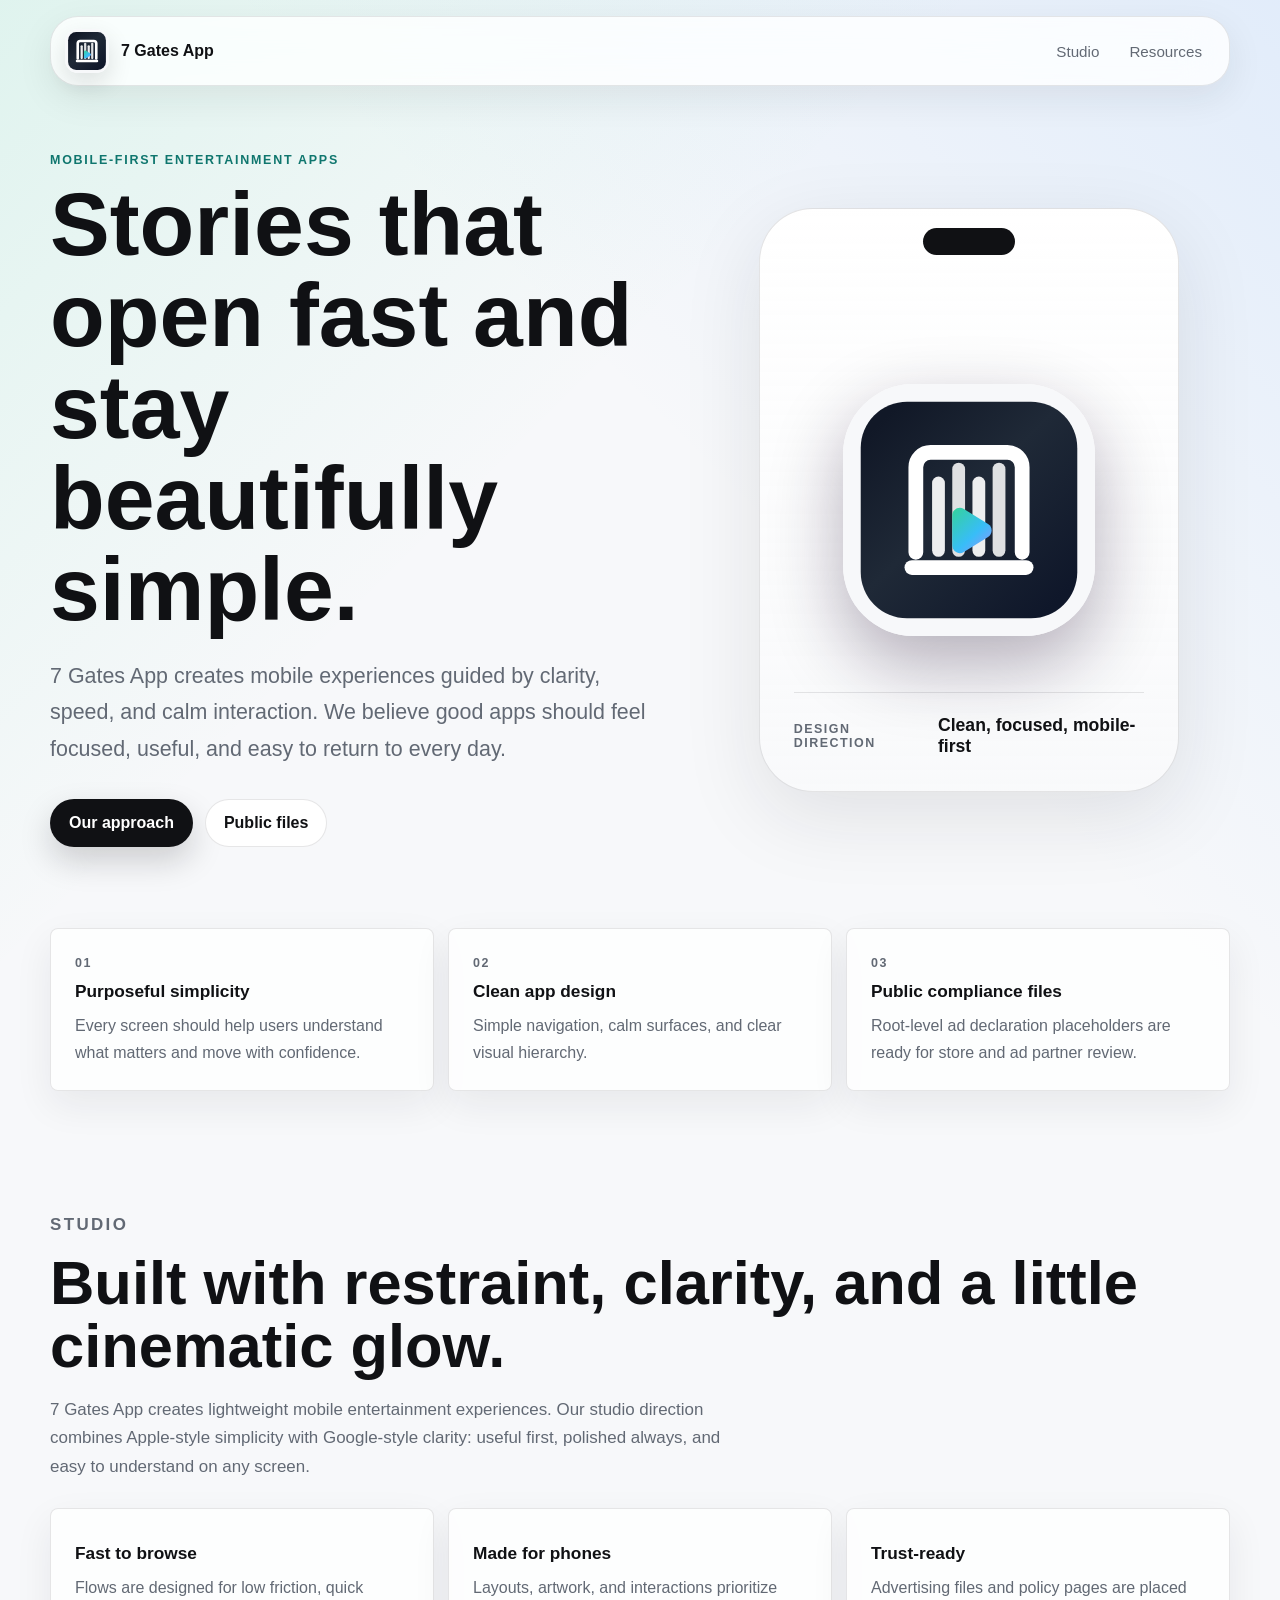
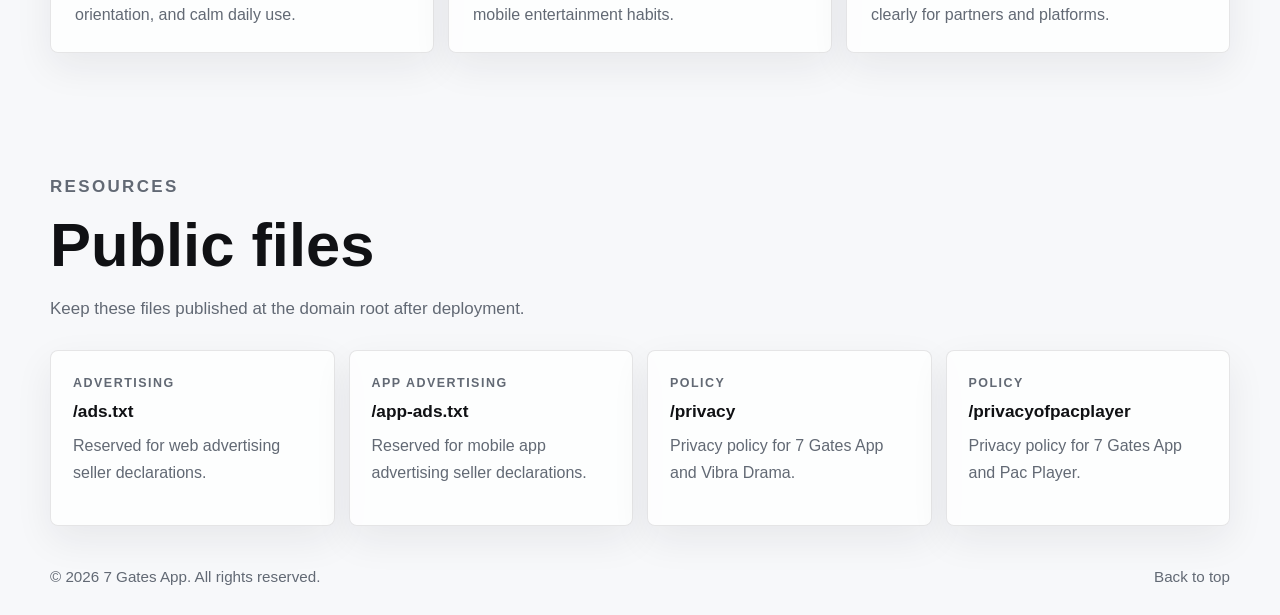
<file: index.html>
<!doctype html>
<html lang="en">
  <head>
    <meta charset="utf-8" />
    <meta name="viewport" content="width=device-width, initial-scale=1" />
    <meta
      name="description"
      content="7 Gates App is a mobile app developer building polished experiences with clarity, speed, and thoughtful design."
    />
    <meta name="theme-color" content="#f7f8fa" />
    <meta property="og:title" content="7 Gates App | Mobile Entertainment Apps" />
    <meta
      property="og:description"
      content="Clean, mobile-first entertainment apps built around fast discovery, smooth playback, and focused storytelling."
    />
    <meta property="og:image" content="assets/7-gates-logo.svg" />
    <link rel="icon" href="assets/7-gates-logo.svg" type="image/svg+xml" />
    <link rel="stylesheet" href="styles.css" />
    <title>7 Gates App | Mobile Entertainment Apps</title>
  </head>
  <body>
    <header class="site-header">
      <a class="brand" href="#top" aria-label="7 Gates App home">
        <img class="brand-mark" src="assets/7-gates-logo.svg" alt="7 Gates App logo" />
        <span>7 Gates App</span>
      </a>
      <nav class="top-nav" aria-label="Primary navigation">
        <a href="#studio">Studio</a>
        <a href="#resources">Resources</a>
      </nav>
    </header>

    <main id="top">
      <section class="hero" aria-labelledby="hero-title">
        <div class="hero-copy">
          <p class="eyebrow">Mobile-first entertainment apps</p>
          <h1 id="hero-title">Stories that open fast and stay beautifully simple.</h1>
          <p class="hero-text">
            7 Gates App creates mobile experiences guided by clarity, speed, and calm
            interaction. We believe good apps should feel focused, useful, and easy to
            return to every day.
          </p>
          <div class="hero-actions">
            <a class="button button-dark" href="#studio">Our approach</a>
            <a class="button button-light" href="#resources">Public files</a>
          </div>
        </div>
        <div class="hero-product" aria-label="7 Gates App design preview">
          <div class="phone-shell">
            <div class="phone-top"></div>
            <img src="assets/7-gates-logo.svg" alt="7 Gates App logo" />
            <div class="phone-caption">
              <span>Design direction</span>
              <strong>Clean, focused, mobile-first</strong>
            </div>
          </div>
        </div>
      </section>

      <section class="signal-strip" aria-label="Highlights">
        <article>
          <span>01</span>
          <strong>Purposeful simplicity</strong>
          <p>Every screen should help users understand what matters and move with confidence.</p>
        </article>
        <article>
          <span>02</span>
          <strong>Clean app design</strong>
          <p>Simple navigation, calm surfaces, and clear visual hierarchy.</p>
        </article>
        <article>
          <span>03</span>
          <strong>Public compliance files</strong>
          <p>Root-level ad declaration placeholders are ready for store and ad partner review.</p>
        </article>
      </section>

      <section id="studio" class="studio-section">
        <div class="section-copy">
          <p class="eyebrow">Studio</p>
          <h2>Built with restraint, clarity, and a little cinematic glow.</h2>
          <p>
            7 Gates App creates lightweight mobile entertainment experiences. Our studio
            direction combines Apple-style simplicity with Google-style clarity: useful
            first, polished always, and easy to understand on any screen.
          </p>
        </div>
        <div class="values-grid">
          <article>
            <strong>Fast to browse</strong>
            <p>Flows are designed for low friction, quick orientation, and calm daily use.</p>
          </article>
          <article>
            <strong>Made for phones</strong>
            <p>Layouts, artwork, and interactions prioritize mobile entertainment habits.</p>
          </article>
          <article>
            <strong>Trust-ready</strong>
            <p>Advertising files and policy pages are placed clearly for partners and platforms.</p>
          </article>
        </div>
      </section>

      <section id="resources" class="resources-section">
        <div class="section-copy">
          <p class="eyebrow">Resources</p>
          <h2>Public files</h2>
          <p>Keep these files published at the domain root after deployment.</p>
        </div>
        <div class="resource-grid">
          <a href="ads.txt" class="resource-link">
            <span>Advertising</span>
            <strong>/ads.txt</strong>
            <p>Reserved for web advertising seller declarations.</p>
          </a>
          <a href="app-ads.txt" class="resource-link">
            <span>App advertising</span>
            <strong>/app-ads.txt</strong>
            <p>Reserved for mobile app advertising seller declarations.</p>
          </a>
          <a href="privacy.html" class="resource-link">
            <span>Policy</span>
            <strong>/privacy</strong>
            <p>Privacy policy for 7 Gates App and Vibra Drama.</p>
          </a>
          <a href="privacyofpacplayer/" class="resource-link">
            <span>Policy</span>
            <strong>/privacyofpacplayer</strong>
            <p>Privacy policy for 7 Gates App and Pac Player.</p>
          </a>
        </div>
      </section>
    </main>

    <footer class="site-footer">
      <span>&copy; 2026 7 Gates App. All rights reserved.</span>
      <a href="#top">Back to top</a>
    </footer>
  </body>
</html>
</file>
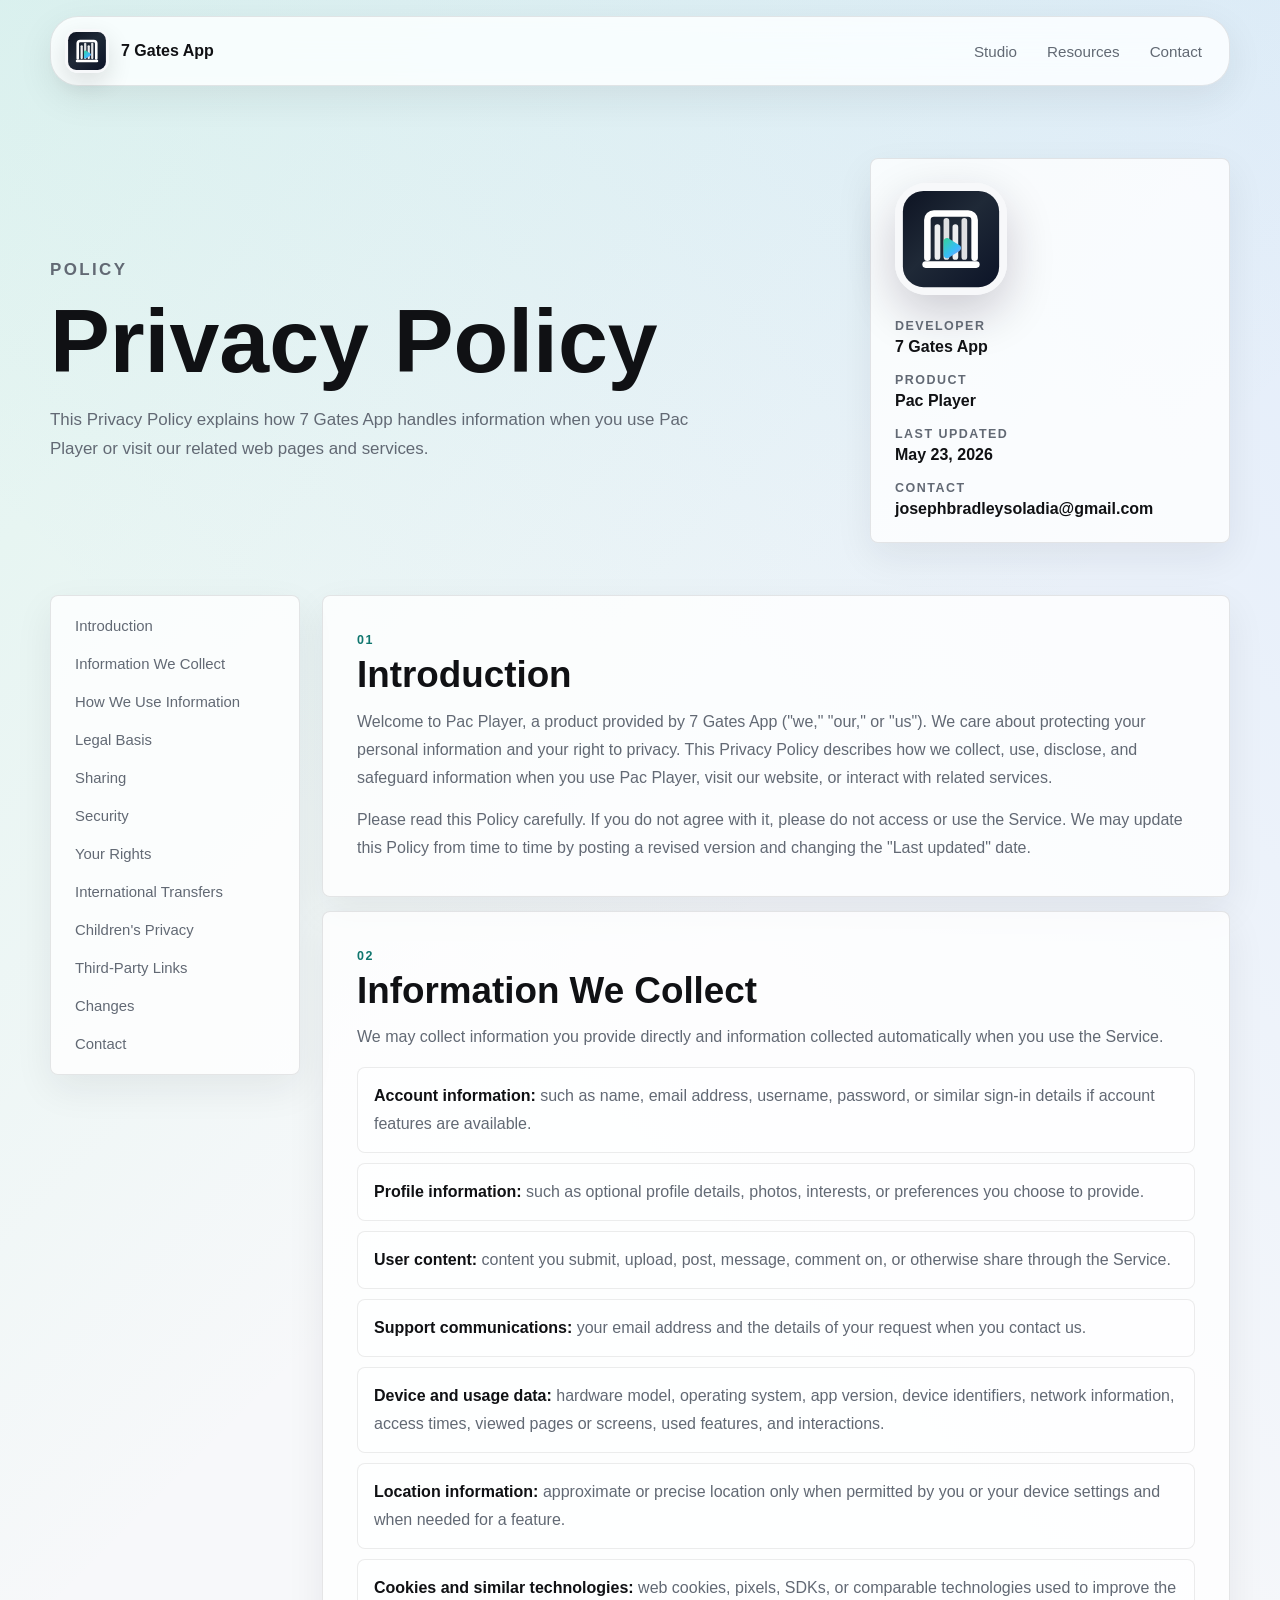
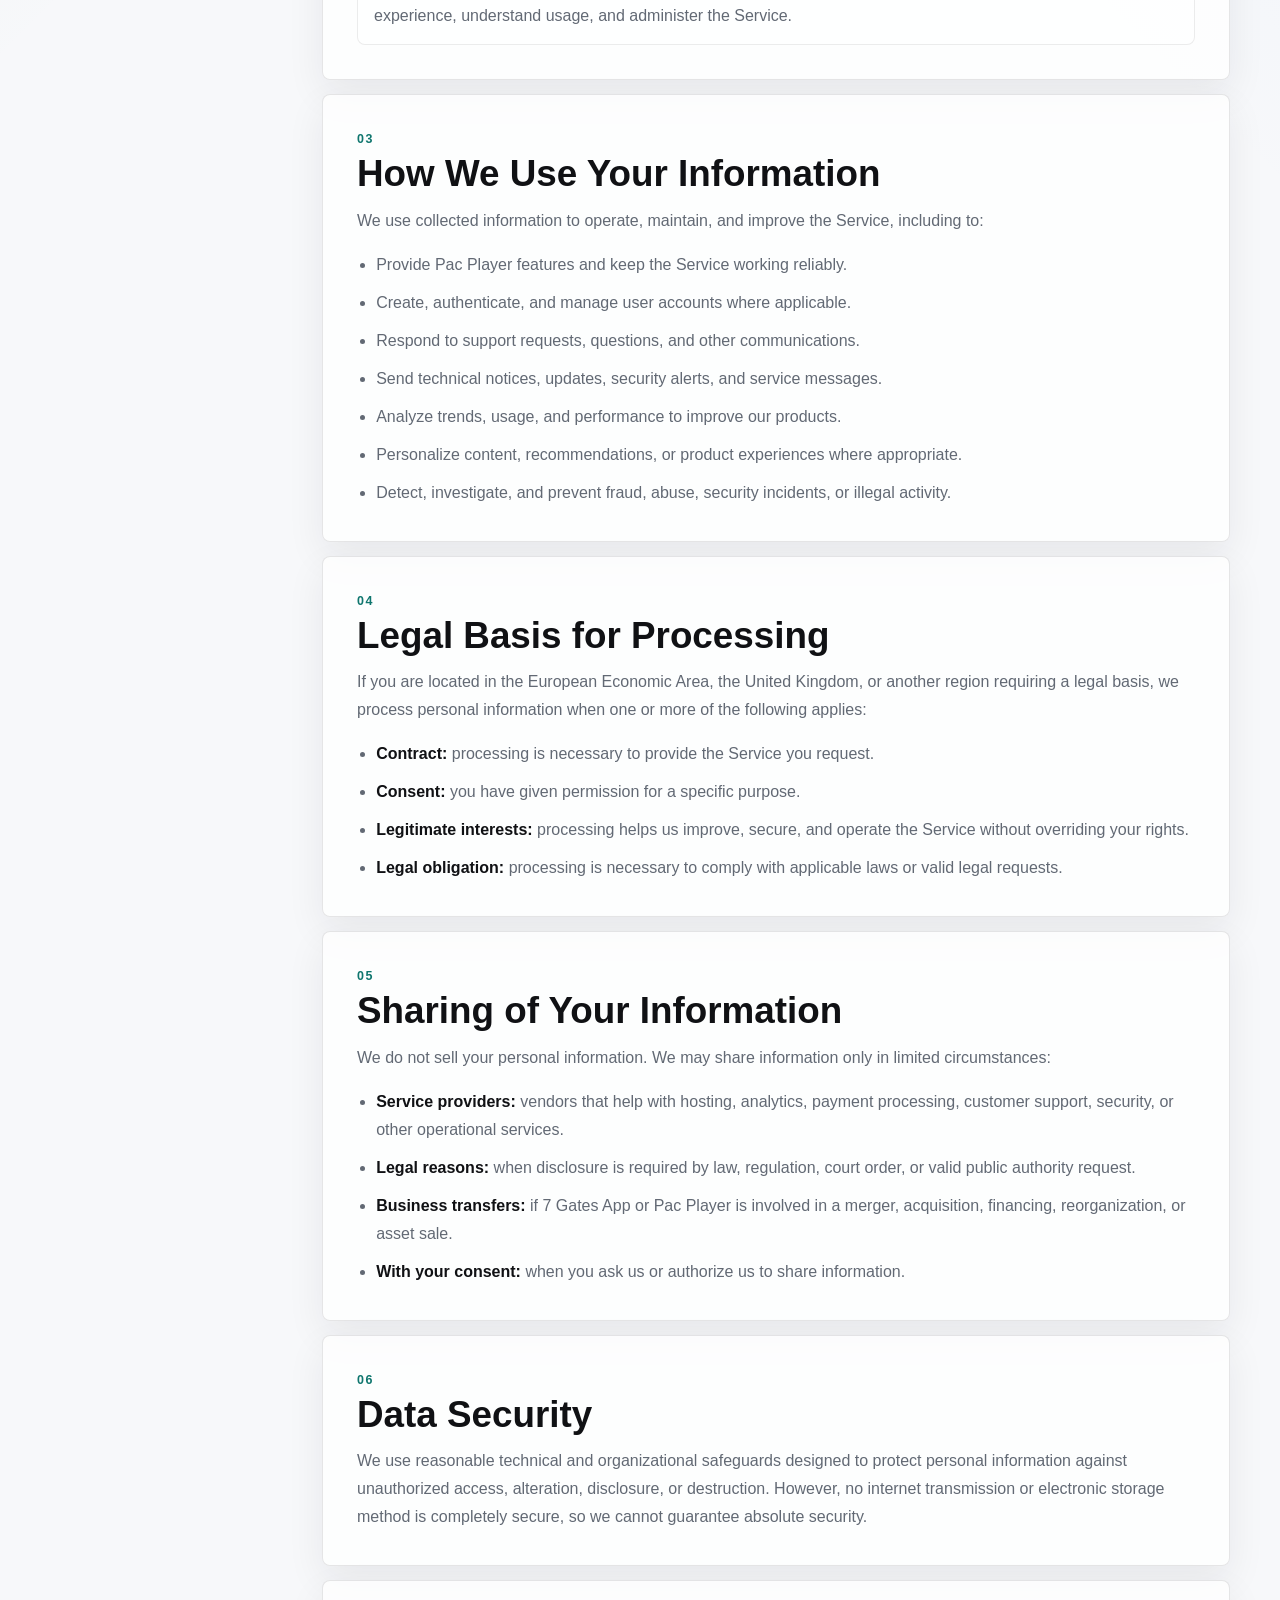
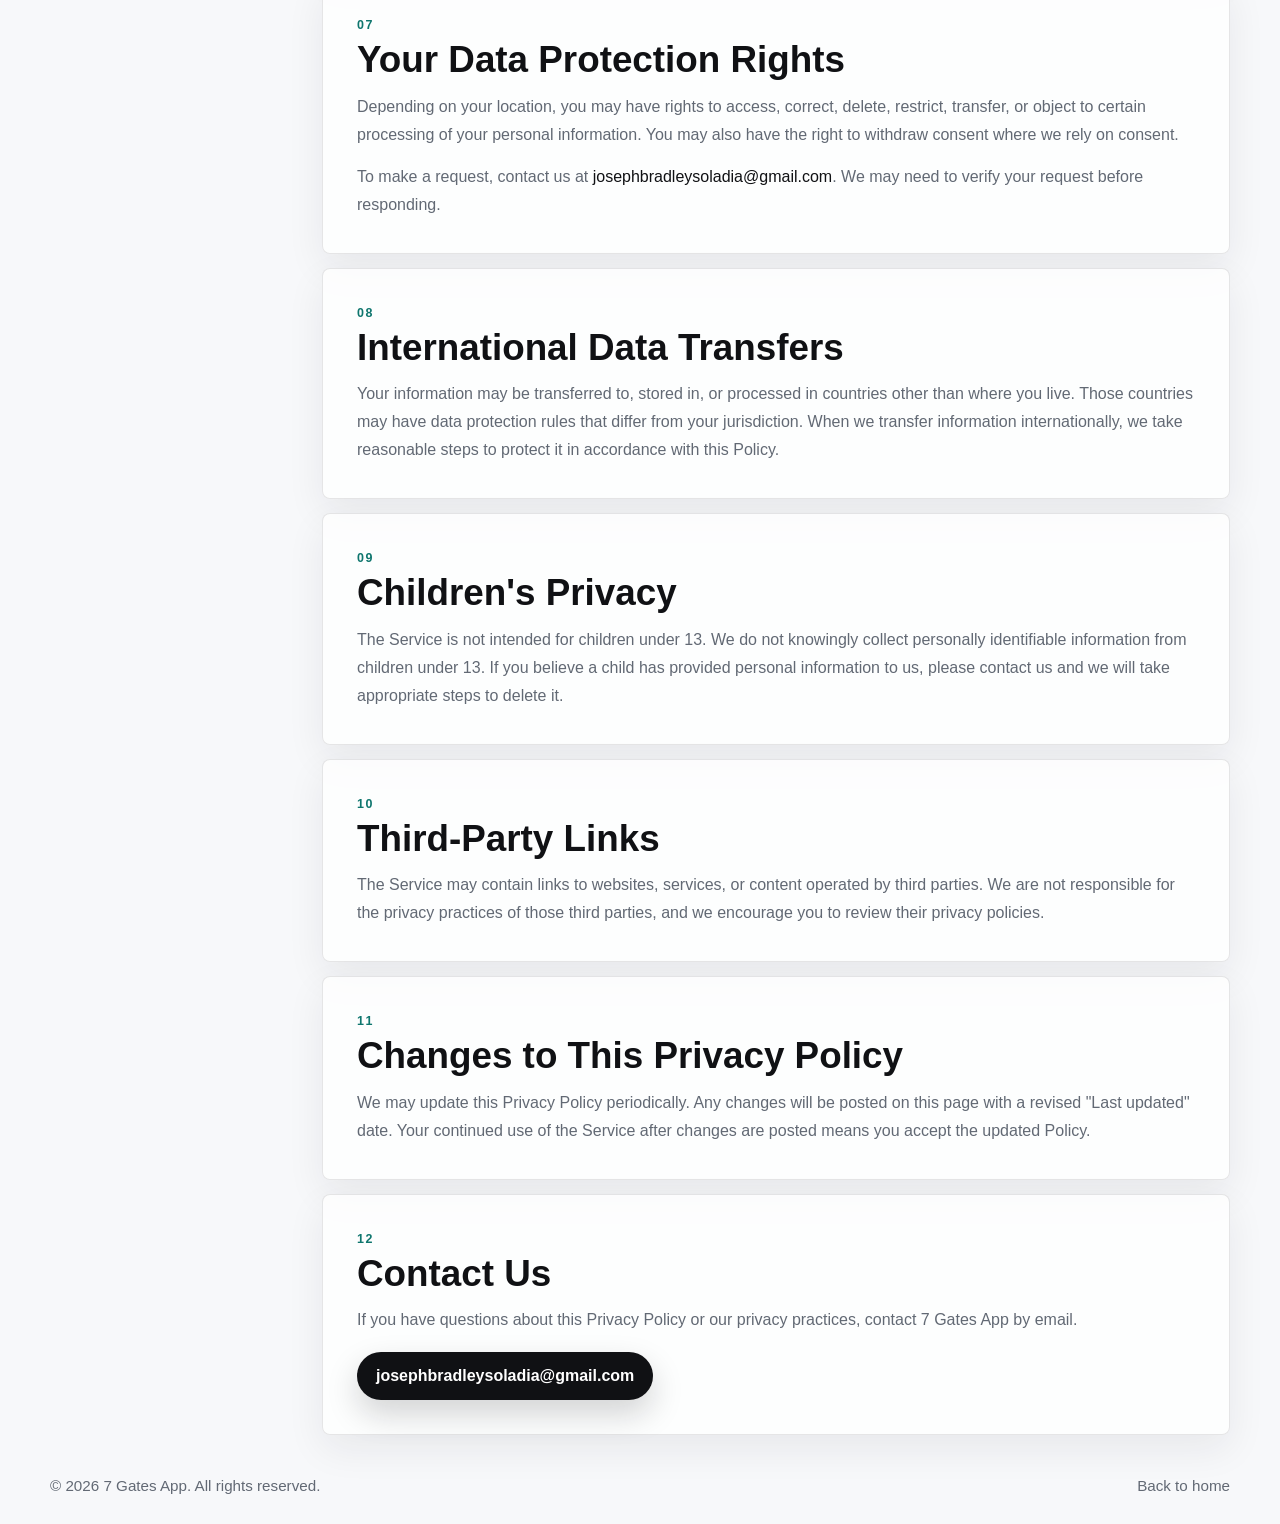
<file: privacyofpacplayer/index.html>
<!doctype html>
<html lang="en">
  <head>
    <meta charset="utf-8" />
    <meta name="viewport" content="width=device-width, initial-scale=1" />
    <meta
      name="description"
      content="Privacy Policy for 7 Gates App and Pac Player, including data collection, use, sharing, rights, and contact information."
    />
    <meta name="theme-color" content="#f7f8fa" />
    <link rel="canonical" href="https://7gates.site/privacyofpacplayer" />
    <link rel="icon" href="../assets/7-gates-logo.svg" type="image/svg+xml" />
    <link rel="stylesheet" href="../styles.css" />
    <title>Privacy Policy | 7 Gates App</title>
  </head>
  <body>
    <header class="site-header">
      <a class="brand" href="../index.html" aria-label="7 Gates App home">
        <img class="brand-mark" src="../assets/7-gates-logo.svg" alt="7 Gates App logo" />
        <span>7 Gates App</span>
      </a>
      <nav class="top-nav" aria-label="Primary navigation">
        <a href="../index.html#studio">Studio</a>
        <a href="../index.html#resources">Resources</a>
        <a href="mailto:josephbradleysoladia@gmail.com">Contact</a>
      </nav>
    </header>
    <main>
      <section class="policy-hero">
        <div class="section-copy policy-hero-copy">
          <p class="eyebrow">Policy</p>
          <h1>Privacy Policy</h1>
          <p>
            This Privacy Policy explains how 7 Gates App handles information when you
            use Pac Player or visit our related web pages and services.
          </p>
        </div>
        <aside class="policy-summary" aria-label="Policy summary">
          <img src="../assets/7-gates-logo.svg" alt="Pac Player app icon" />
          <dl>
            <div>
              <dt>Developer</dt>
              <dd>7 Gates App</dd>
            </div>
            <div>
              <dt>Product</dt>
              <dd>Pac Player</dd>
            </div>
            <div>
              <dt>Last updated</dt>
              <dd>May 23, 2026</dd>
            </div>
            <div>
              <dt>Contact</dt>
              <dd><a href="mailto:josephbradleysoladia@gmail.com">josephbradleysoladia@gmail.com</a></dd>
            </div>
          </dl>
        </aside>
      </section>

      <section class="policy-layout" aria-label="Privacy policy content">
        <nav class="policy-toc" aria-label="Privacy policy sections">
          <a href="#introduction">Introduction</a>
          <a href="#collection">Information We Collect</a>
          <a href="#use">How We Use Information</a>
          <a href="#legal-basis">Legal Basis</a>
          <a href="#sharing">Sharing</a>
          <a href="#security">Security</a>
          <a href="#rights">Your Rights</a>
          <a href="#transfers">International Transfers</a>
          <a href="#children">Children's Privacy</a>
          <a href="#links">Third-Party Links</a>
          <a href="#changes">Changes</a>
          <a href="#contact">Contact</a>
        </nav>

        <div class="policy-content">
          <article id="introduction" class="policy-card">
            <span>01</span>
            <h2>Introduction</h2>
            <p>
              Welcome to Pac Player, a product provided by 7 Gates App ("we," "our,"
              or "us"). We care about protecting your personal information and your
              right to privacy. This Privacy Policy describes how we collect, use,
              disclose, and safeguard information when you use Pac Player, visit our
              website, or interact with related services.
            </p>
            <p>
              Please read this Policy carefully. If you do not agree with it, please do
              not access or use the Service. We may update this Policy from time to time
              by posting a revised version and changing the "Last updated" date.
            </p>
          </article>

          <article id="collection" class="policy-card">
            <span>02</span>
            <h2>Information We Collect</h2>
            <p>
              We may collect information you provide directly and information collected
              automatically when you use the Service.
            </p>
            <div class="policy-list">
              <p><strong>Account information:</strong> such as name, email address, username, password, or similar sign-in details if account features are available.</p>
              <p><strong>Profile information:</strong> such as optional profile details, photos, interests, or preferences you choose to provide.</p>
              <p><strong>User content:</strong> content you submit, upload, post, message, comment on, or otherwise share through the Service.</p>
              <p><strong>Support communications:</strong> your email address and the details of your request when you contact us.</p>
              <p><strong>Device and usage data:</strong> hardware model, operating system, app version, device identifiers, network information, access times, viewed pages or screens, used features, and interactions.</p>
              <p><strong>Location information:</strong> approximate or precise location only when permitted by you or your device settings and when needed for a feature.</p>
              <p><strong>Cookies and similar technologies:</strong> web cookies, pixels, SDKs, or comparable technologies used to improve the experience, understand usage, and administer the Service.</p>
            </div>
          </article>

          <article id="use" class="policy-card">
            <span>03</span>
            <h2>How We Use Your Information</h2>
            <p>We use collected information to operate, maintain, and improve the Service, including to:</p>
            <ul>
              <li>Provide Pac Player features and keep the Service working reliably.</li>
              <li>Create, authenticate, and manage user accounts where applicable.</li>
              <li>Respond to support requests, questions, and other communications.</li>
              <li>Send technical notices, updates, security alerts, and service messages.</li>
              <li>Analyze trends, usage, and performance to improve our products.</li>
              <li>Personalize content, recommendations, or product experiences where appropriate.</li>
              <li>Detect, investigate, and prevent fraud, abuse, security incidents, or illegal activity.</li>
            </ul>
          </article>

          <article id="legal-basis" class="policy-card">
            <span>04</span>
            <h2>Legal Basis for Processing</h2>
            <p>
              If you are located in the European Economic Area, the United Kingdom, or
              another region requiring a legal basis, we process personal information
              when one or more of the following applies:
            </p>
            <ul>
              <li><strong>Contract:</strong> processing is necessary to provide the Service you request.</li>
              <li><strong>Consent:</strong> you have given permission for a specific purpose.</li>
              <li><strong>Legitimate interests:</strong> processing helps us improve, secure, and operate the Service without overriding your rights.</li>
              <li><strong>Legal obligation:</strong> processing is necessary to comply with applicable laws or valid legal requests.</li>
            </ul>
          </article>

          <article id="sharing" class="policy-card">
            <span>05</span>
            <h2>Sharing of Your Information</h2>
            <p>
              We do not sell your personal information. We may share information only in
              limited circumstances:
            </p>
            <ul>
              <li><strong>Service providers:</strong> vendors that help with hosting, analytics, payment processing, customer support, security, or other operational services.</li>
              <li><strong>Legal reasons:</strong> when disclosure is required by law, regulation, court order, or valid public authority request.</li>
              <li><strong>Business transfers:</strong> if 7 Gates App or Pac Player is involved in a merger, acquisition, financing, reorganization, or asset sale.</li>
              <li><strong>With your consent:</strong> when you ask us or authorize us to share information.</li>
            </ul>
          </article>

          <article id="security" class="policy-card">
            <span>06</span>
            <h2>Data Security</h2>
            <p>
              We use reasonable technical and organizational safeguards designed to
              protect personal information against unauthorized access, alteration,
              disclosure, or destruction. However, no internet transmission or electronic
              storage method is completely secure, so we cannot guarantee absolute
              security.
            </p>
          </article>

          <article id="rights" class="policy-card">
            <span>07</span>
            <h2>Your Data Protection Rights</h2>
            <p>
              Depending on your location, you may have rights to access, correct, delete,
              restrict, transfer, or object to certain processing of your personal
              information. You may also have the right to withdraw consent where we rely
              on consent.
            </p>
            <p>
              To make a request, contact us at
              <a href="mailto:josephbradleysoladia@gmail.com">josephbradleysoladia@gmail.com</a>. We may
              need to verify your request before responding.
            </p>
          </article>

          <article id="transfers" class="policy-card">
            <span>08</span>
            <h2>International Data Transfers</h2>
            <p>
              Your information may be transferred to, stored in, or processed in
              countries other than where you live. Those countries may have data
              protection rules that differ from your jurisdiction. When we transfer
              information internationally, we take reasonable steps to protect it in
              accordance with this Policy.
            </p>
          </article>

          <article id="children" class="policy-card">
            <span>09</span>
            <h2>Children's Privacy</h2>
            <p>
              The Service is not intended for children under 13. We do not knowingly
              collect personally identifiable information from children under 13. If you
              believe a child has provided personal information to us, please contact us
              and we will take appropriate steps to delete it.
            </p>
          </article>

          <article id="links" class="policy-card">
            <span>10</span>
            <h2>Third-Party Links</h2>
            <p>
              The Service may contain links to websites, services, or content operated by
              third parties. We are not responsible for the privacy practices of those
              third parties, and we encourage you to review their privacy policies.
            </p>
          </article>

          <article id="changes" class="policy-card">
            <span>11</span>
            <h2>Changes to This Privacy Policy</h2>
            <p>
              We may update this Privacy Policy periodically. Any changes will be posted
              on this page with a revised "Last updated" date. Your continued use of the
              Service after changes are posted means you accept the updated Policy.
            </p>
          </article>

          <article id="contact" class="policy-card policy-contact">
            <span>12</span>
            <h2>Contact Us</h2>
            <p>
              If you have questions about this Privacy Policy or our privacy practices,
              contact 7 Gates App by email.
            </p>
            <a class="button button-dark" href="mailto:josephbradleysoladia@gmail.com">josephbradleysoladia@gmail.com</a>
          </article>
        </div>
      </section>
    </main>
    <footer class="site-footer">
      <span>&copy; 2026 7 Gates App. All rights reserved.</span>
      <a href="../index.html">Back to home</a>
    </footer>
  </body>
</html>
</file>
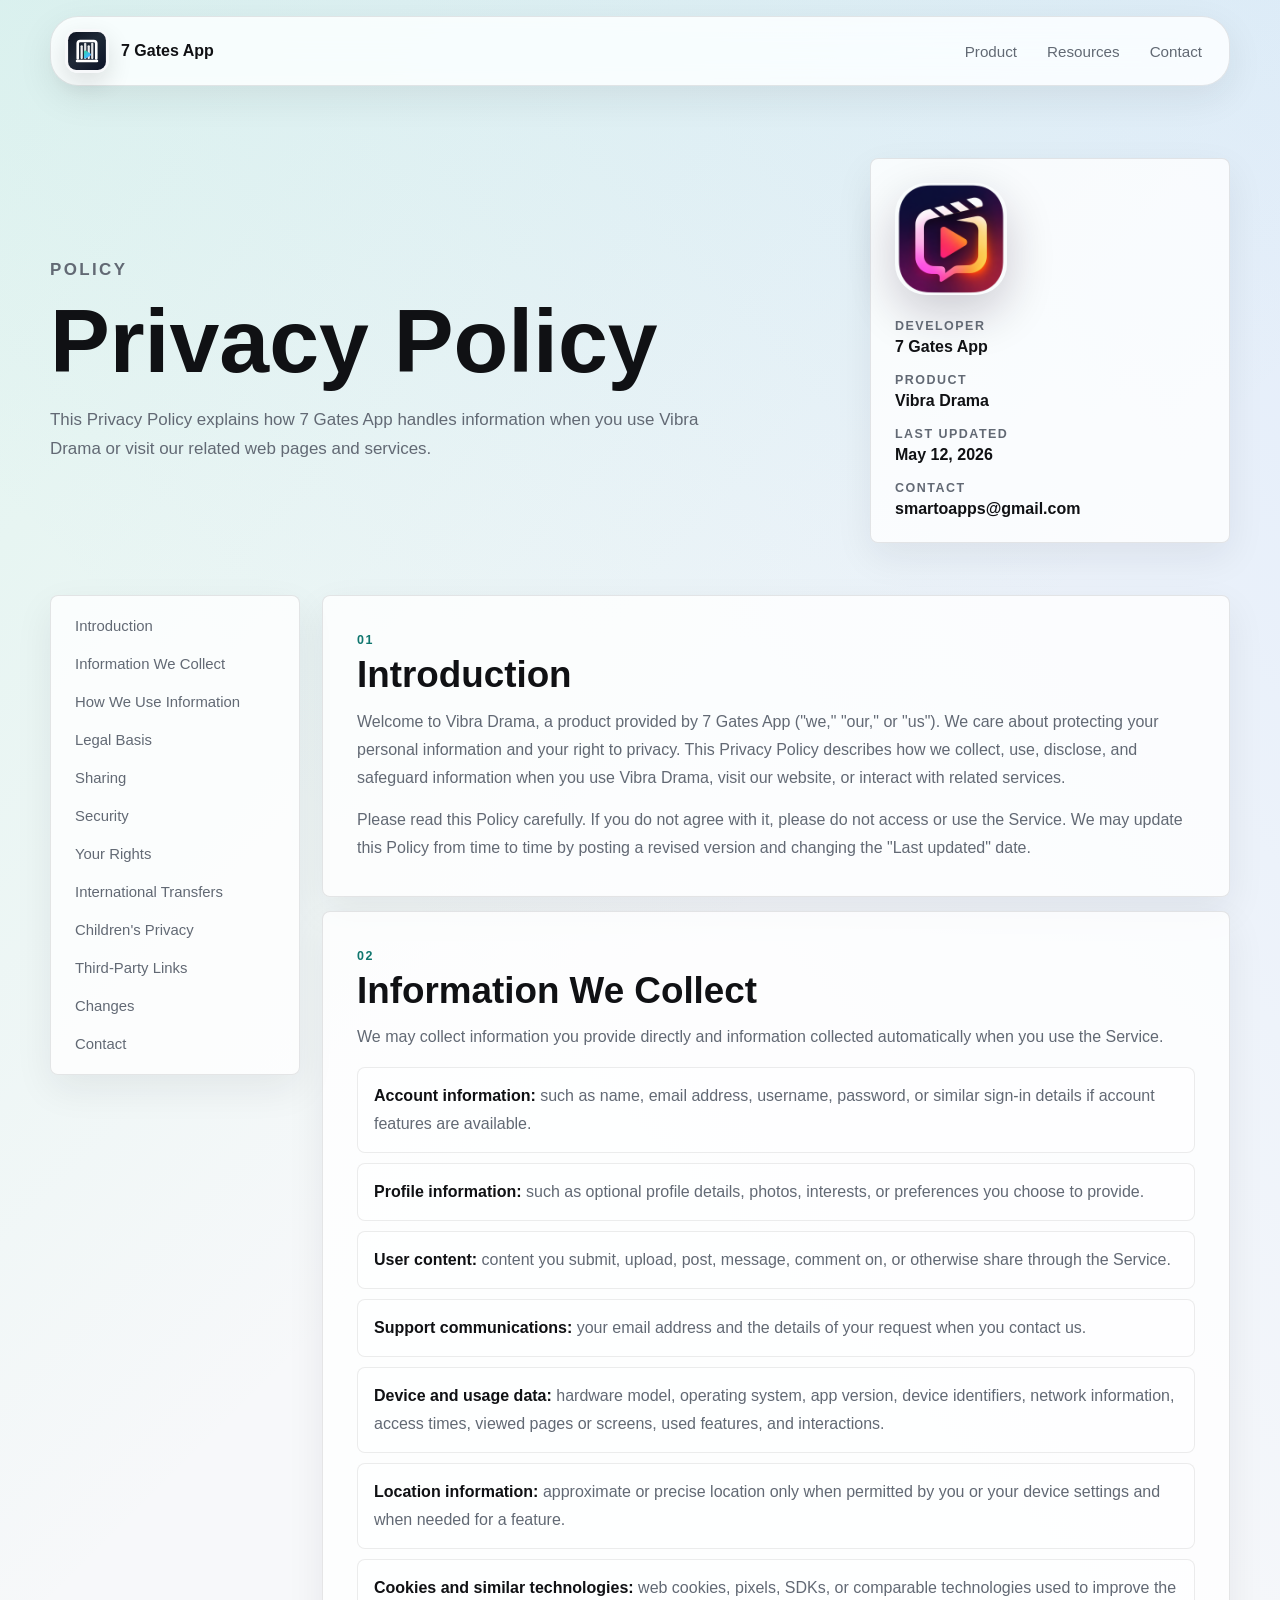
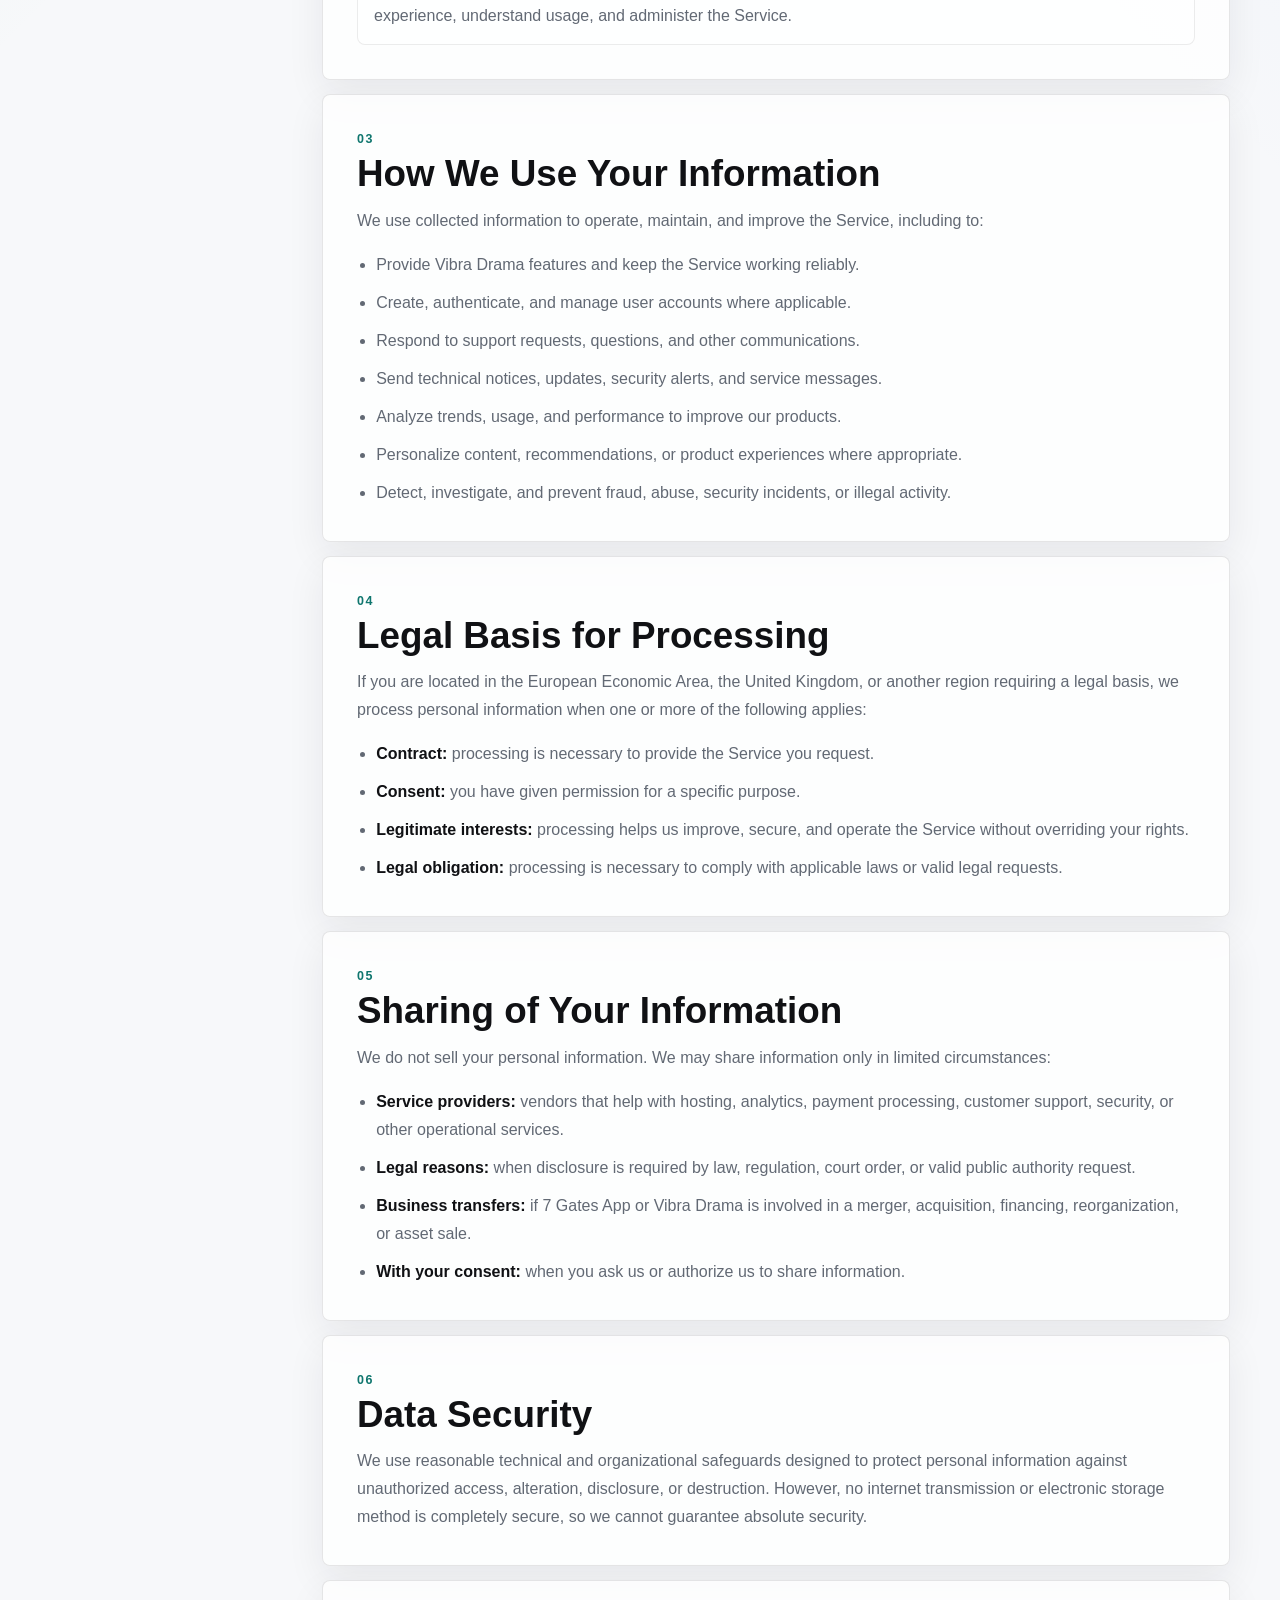
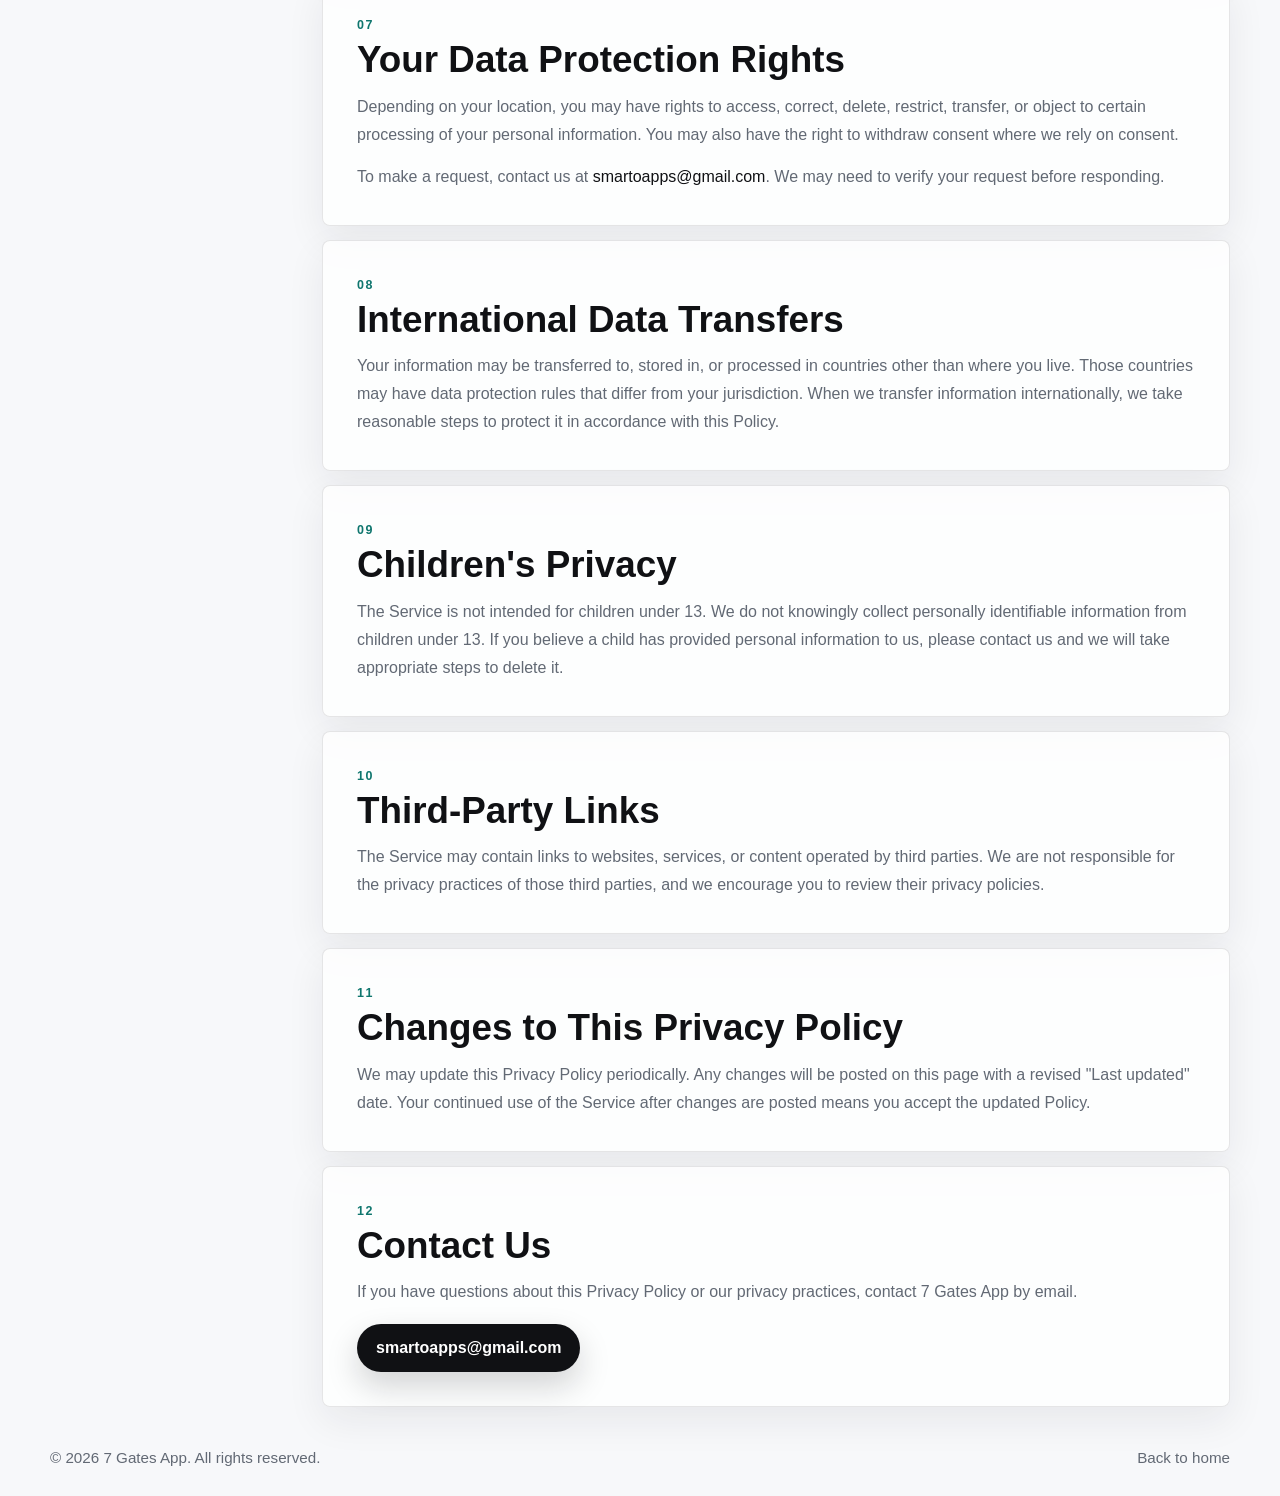
<file: privacy.html>
<!doctype html>
<html lang="en">
  <head>
    <meta charset="utf-8" />
    <meta name="viewport" content="width=device-width, initial-scale=1" />
    <meta
      name="description"
      content="Privacy Policy for 7 Gates App and Vibra Drama, including data collection, use, sharing, rights, and contact information."
    />
    <meta name="theme-color" content="#f7f8fa" />
    <link rel="icon" href="assets/7-gates-logo.svg" type="image/svg+xml" />
    <link rel="stylesheet" href="styles.css" />
    <title>Privacy Policy | 7 Gates App</title>
  </head>
  <body>
    <header class="site-header">
      <a class="brand" href="index.html" aria-label="7 Gates App home">
        <img class="brand-mark" src="assets/7-gates-logo.svg" alt="7 Gates App logo" />
        <span>7 Gates App</span>
      </a>
      <nav class="top-nav" aria-label="Primary navigation">
        <a href="index.html#product">Product</a>
        <a href="index.html#resources">Resources</a>
        <a href="mailto:smartoapps@gmail.com">Contact</a>
      </nav>
    </header>
    <main>
      <section class="policy-hero">
        <div class="section-copy policy-hero-copy">
          <p class="eyebrow">Policy</p>
          <h1>Privacy Policy</h1>
          <p>
            This Privacy Policy explains how 7 Gates App handles information when you
            use Vibra Drama or visit our related web pages and services.
          </p>
        </div>
        <aside class="policy-summary" aria-label="Policy summary">
          <img src="assets/vibra-drama-icon.png" alt="Vibra Drama app icon" />
          <dl>
            <div>
              <dt>Developer</dt>
              <dd>7 Gates App</dd>
            </div>
            <div>
              <dt>Product</dt>
              <dd>Vibra Drama</dd>
            </div>
            <div>
              <dt>Last updated</dt>
              <dd>May 12, 2026</dd>
            </div>
            <div>
              <dt>Contact</dt>
              <dd><a href="mailto:smartoapps@gmail.com">smartoapps@gmail.com</a></dd>
            </div>
          </dl>
        </aside>
      </section>

      <section class="policy-layout" aria-label="Privacy policy content">
        <nav class="policy-toc" aria-label="Privacy policy sections">
          <a href="#introduction">Introduction</a>
          <a href="#collection">Information We Collect</a>
          <a href="#use">How We Use Information</a>
          <a href="#legal-basis">Legal Basis</a>
          <a href="#sharing">Sharing</a>
          <a href="#security">Security</a>
          <a href="#rights">Your Rights</a>
          <a href="#transfers">International Transfers</a>
          <a href="#children">Children's Privacy</a>
          <a href="#links">Third-Party Links</a>
          <a href="#changes">Changes</a>
          <a href="#contact">Contact</a>
        </nav>

        <div class="policy-content">
          <article id="introduction" class="policy-card">
            <span>01</span>
            <h2>Introduction</h2>
            <p>
              Welcome to Vibra Drama, a product provided by 7 Gates App ("we," "our,"
              or "us"). We care about protecting your personal information and your
              right to privacy. This Privacy Policy describes how we collect, use,
              disclose, and safeguard information when you use Vibra Drama, visit our
              website, or interact with related services.
            </p>
            <p>
              Please read this Policy carefully. If you do not agree with it, please do
              not access or use the Service. We may update this Policy from time to time
              by posting a revised version and changing the "Last updated" date.
            </p>
          </article>

          <article id="collection" class="policy-card">
            <span>02</span>
            <h2>Information We Collect</h2>
            <p>
              We may collect information you provide directly and information collected
              automatically when you use the Service.
            </p>
            <div class="policy-list">
              <p><strong>Account information:</strong> such as name, email address, username, password, or similar sign-in details if account features are available.</p>
              <p><strong>Profile information:</strong> such as optional profile details, photos, interests, or preferences you choose to provide.</p>
              <p><strong>User content:</strong> content you submit, upload, post, message, comment on, or otherwise share through the Service.</p>
              <p><strong>Support communications:</strong> your email address and the details of your request when you contact us.</p>
              <p><strong>Device and usage data:</strong> hardware model, operating system, app version, device identifiers, network information, access times, viewed pages or screens, used features, and interactions.</p>
              <p><strong>Location information:</strong> approximate or precise location only when permitted by you or your device settings and when needed for a feature.</p>
              <p><strong>Cookies and similar technologies:</strong> web cookies, pixels, SDKs, or comparable technologies used to improve the experience, understand usage, and administer the Service.</p>
            </div>
          </article>

          <article id="use" class="policy-card">
            <span>03</span>
            <h2>How We Use Your Information</h2>
            <p>We use collected information to operate, maintain, and improve the Service, including to:</p>
            <ul>
              <li>Provide Vibra Drama features and keep the Service working reliably.</li>
              <li>Create, authenticate, and manage user accounts where applicable.</li>
              <li>Respond to support requests, questions, and other communications.</li>
              <li>Send technical notices, updates, security alerts, and service messages.</li>
              <li>Analyze trends, usage, and performance to improve our products.</li>
              <li>Personalize content, recommendations, or product experiences where appropriate.</li>
              <li>Detect, investigate, and prevent fraud, abuse, security incidents, or illegal activity.</li>
            </ul>
          </article>

          <article id="legal-basis" class="policy-card">
            <span>04</span>
            <h2>Legal Basis for Processing</h2>
            <p>
              If you are located in the European Economic Area, the United Kingdom, or
              another region requiring a legal basis, we process personal information
              when one or more of the following applies:
            </p>
            <ul>
              <li><strong>Contract:</strong> processing is necessary to provide the Service you request.</li>
              <li><strong>Consent:</strong> you have given permission for a specific purpose.</li>
              <li><strong>Legitimate interests:</strong> processing helps us improve, secure, and operate the Service without overriding your rights.</li>
              <li><strong>Legal obligation:</strong> processing is necessary to comply with applicable laws or valid legal requests.</li>
            </ul>
          </article>

          <article id="sharing" class="policy-card">
            <span>05</span>
            <h2>Sharing of Your Information</h2>
            <p>
              We do not sell your personal information. We may share information only in
              limited circumstances:
            </p>
            <ul>
              <li><strong>Service providers:</strong> vendors that help with hosting, analytics, payment processing, customer support, security, or other operational services.</li>
              <li><strong>Legal reasons:</strong> when disclosure is required by law, regulation, court order, or valid public authority request.</li>
              <li><strong>Business transfers:</strong> if 7 Gates App or Vibra Drama is involved in a merger, acquisition, financing, reorganization, or asset sale.</li>
              <li><strong>With your consent:</strong> when you ask us or authorize us to share information.</li>
            </ul>
          </article>

          <article id="security" class="policy-card">
            <span>06</span>
            <h2>Data Security</h2>
            <p>
              We use reasonable technical and organizational safeguards designed to
              protect personal information against unauthorized access, alteration,
              disclosure, or destruction. However, no internet transmission or electronic
              storage method is completely secure, so we cannot guarantee absolute
              security.
            </p>
          </article>

          <article id="rights" class="policy-card">
            <span>07</span>
            <h2>Your Data Protection Rights</h2>
            <p>
              Depending on your location, you may have rights to access, correct, delete,
              restrict, transfer, or object to certain processing of your personal
              information. You may also have the right to withdraw consent where we rely
              on consent.
            </p>
            <p>
              To make a request, contact us at
              <a href="mailto:smartoapps@gmail.com">smartoapps@gmail.com</a>. We may
              need to verify your request before responding.
            </p>
          </article>

          <article id="transfers" class="policy-card">
            <span>08</span>
            <h2>International Data Transfers</h2>
            <p>
              Your information may be transferred to, stored in, or processed in
              countries other than where you live. Those countries may have data
              protection rules that differ from your jurisdiction. When we transfer
              information internationally, we take reasonable steps to protect it in
              accordance with this Policy.
            </p>
          </article>

          <article id="children" class="policy-card">
            <span>09</span>
            <h2>Children's Privacy</h2>
            <p>
              The Service is not intended for children under 13. We do not knowingly
              collect personally identifiable information from children under 13. If you
              believe a child has provided personal information to us, please contact us
              and we will take appropriate steps to delete it.
            </p>
          </article>

          <article id="links" class="policy-card">
            <span>10</span>
            <h2>Third-Party Links</h2>
            <p>
              The Service may contain links to websites, services, or content operated by
              third parties. We are not responsible for the privacy practices of those
              third parties, and we encourage you to review their privacy policies.
            </p>
          </article>

          <article id="changes" class="policy-card">
            <span>11</span>
            <h2>Changes to This Privacy Policy</h2>
            <p>
              We may update this Privacy Policy periodically. Any changes will be posted
              on this page with a revised "Last updated" date. Your continued use of the
              Service after changes are posted means you accept the updated Policy.
            </p>
          </article>

          <article id="contact" class="policy-card policy-contact">
            <span>12</span>
            <h2>Contact Us</h2>
            <p>
              If you have questions about this Privacy Policy or our privacy practices,
              contact 7 Gates App by email.
            </p>
            <a class="button button-dark" href="mailto:smartoapps@gmail.com">smartoapps@gmail.com</a>
          </article>
        </div>
      </section>
    </main>
    <footer class="site-footer">
      <span>&copy; 2026 7 Gates App. All rights reserved.</span>
      <a href="index.html">Back to home</a>
    </footer>
  </body>
</html>
</file>
<file: styles.css>
:root {
  color-scheme: light;
  --bg: #f7f8fa;
  --surface: rgba(255, 255, 255, 0.78);
  --surface-solid: #ffffff;
  --text: #101114;
  --muted: #626974;
  --line: rgba(16, 17, 20, 0.1);
  --shadow: 0 24px 80px rgba(28, 34, 44, 0.1);
  --max: 1180px;
}

* {
  box-sizing: border-box;
}

html {
  scroll-behavior: smooth;
}

body {
  margin: 0;
  min-height: 100vh;
  font-family: -apple-system, BlinkMacSystemFont, "SF Pro Display", "Segoe UI", Roboto, Arial, sans-serif;
  color: var(--text);
  background:
    linear-gradient(135deg, rgba(52, 211, 153, 0.12), transparent 28%),
    linear-gradient(225deg, rgba(96, 165, 250, 0.14), transparent 30%),
    var(--bg);
}

a {
  color: inherit;
  text-decoration: none;
}

img {
  display: block;
  max-width: 100%;
}

.site-header {
  position: sticky;
  top: 16px;
  z-index: 10;
  width: min(calc(100% - 32px), var(--max));
  margin: 16px auto 0;
  display: flex;
  align-items: center;
  justify-content: space-between;
  gap: 18px;
  padding: 12px 14px;
  border: 1px solid var(--line);
  border-radius: 28px;
  background: rgba(255, 255, 255, 0.82);
  box-shadow: 0 12px 36px rgba(28, 34, 44, 0.08);
  backdrop-filter: blur(22px) saturate(180%);
  -webkit-backdrop-filter: blur(22px) saturate(180%);
}

.brand {
  display: inline-flex;
  align-items: center;
  gap: 12px;
  min-width: 0;
  font-weight: 700;
  letter-spacing: 0;
}

.brand-mark {
  width: 44px;
  height: 44px;
  border-radius: 13px;
  box-shadow: 0 10px 24px rgba(16, 17, 20, 0.12);
}

.top-nav {
  display: flex;
  align-items: center;
  gap: 4px;
}

.top-nav a {
  padding: 10px 13px;
  border-radius: 999px;
  color: var(--muted);
  font-size: 0.95rem;
  transition: background-color 160ms ease, color 160ms ease;
}

.top-nav a:hover {
  color: var(--text);
  background: rgba(16, 17, 20, 0.06);
}

main,
.site-footer {
  width: min(calc(100% - 32px), var(--max));
  margin: 0 auto;
}

.hero {
  min-height: calc(100svh - 86px);
  display: grid;
  grid-template-columns: 1.08fr 0.92fr;
  align-items: center;
  gap: 44px;
  padding: 54px 0 40px;
}

.hero-copy {
  max-width: 720px;
}

.eyebrow {
  margin: 0;
  color: #0f766e;
  font-size: 0.78rem;
  font-weight: 800;
  letter-spacing: 0.14em;
  text-transform: uppercase;
}

h1,
h2 {
  margin: 12px 0 0;
  letter-spacing: 0;
  line-height: 1.02;
}

h1 {
  max-width: 780px;
  font-size: clamp(3rem, 7vw, 6.7rem);
  font-weight: 760;
}

h2 {
  font-size: clamp(2.15rem, 4.8vw, 4.8rem);
  font-weight: 740;
}

.hero-text,
.section-copy p,
.signal-strip p,
.values-grid p,
.resource-link p,
.product-panel dd {
  color: var(--muted);
  line-height: 1.7;
}

.hero-text {
  max-width: 610px;
  margin: 22px 0 0;
  font-size: clamp(1.05rem, 2vw, 1.34rem);
}

.hero-actions {
  display: flex;
  flex-wrap: wrap;
  gap: 12px;
  margin-top: 32px;
}

.button {
  display: inline-flex;
  align-items: center;
  justify-content: center;
  min-height: 48px;
  padding: 0 18px;
  border-radius: 999px;
  font-weight: 700;
  border: 1px solid transparent;
}

.button-dark {
  color: #fff;
  background: #101114;
  box-shadow: 0 14px 32px rgba(16, 17, 20, 0.18);
}

.button-light {
  background: var(--surface-solid);
  border-color: var(--line);
}

.hero-product {
  display: grid;
  place-items: center;
}

.phone-shell {
  width: min(100%, 420px);
  aspect-ratio: 0.72;
  position: relative;
  display: grid;
  place-items: center;
  padding: 58px 34px 38px;
  border: 1px solid rgba(16, 17, 20, 0.11);
  border-radius: 54px;
  background:
    linear-gradient(180deg, rgba(255, 255, 255, 0.94), rgba(247, 248, 250, 0.78)),
    #fff;
  box-shadow: var(--shadow);
}

.phone-top {
  position: absolute;
  top: 19px;
  left: 50%;
  width: 92px;
  height: 27px;
  border-radius: 999px;
  background: #101114;
  transform: translateX(-50%);
}

.phone-shell img {
  width: min(72%, 280px);
  border-radius: 28%;
  box-shadow: 0 28px 72px rgba(28, 9, 42, 0.32);
}

.phone-caption {
  position: absolute;
  left: 34px;
  right: 34px;
  bottom: 34px;
  display: flex;
  align-items: center;
  justify-content: space-between;
  gap: 16px;
  padding-top: 22px;
  border-top: 1px solid var(--line);
}

.phone-caption span,
.resource-link span,
.product-panel dt,
.signal-strip span {
  color: var(--muted);
  font-size: 0.78rem;
  font-weight: 800;
  letter-spacing: 0.12em;
  text-transform: uppercase;
}

.phone-caption strong {
  font-size: 1.1rem;
}

.signal-strip,
.product-section,
.studio-section,
.resources-section {
  margin-top: 28px;
}

.signal-strip {
  display: grid;
  grid-template-columns: repeat(3, minmax(0, 1fr));
  gap: 14px;
}

.signal-strip article,
.values-grid article,
.resource-link,
.product-panel {
  border: 1px solid var(--line);
  border-radius: 8px;
  background: var(--surface);
  box-shadow: 0 14px 38px rgba(28, 34, 44, 0.07);
}

.signal-strip article {
  padding: 24px;
}

.signal-strip strong,
.values-grid strong,
.resource-link strong {
  display: block;
  margin-top: 10px;
  font-size: 1.08rem;
}

.signal-strip p,
.values-grid p,
.resource-link p {
  margin: 10px 0 0;
}

.product-section {
  display: grid;
  grid-template-columns: 1fr 0.86fr;
  gap: 28px;
  align-items: stretch;
  padding-top: 58px;
}

.section-copy {
  align-self: center;
}

.section-copy p {
  max-width: 680px;
  margin: 18px 0 0;
  font-size: 1.06rem;
}

.product-panel {
  display: grid;
  grid-template-columns: 148px 1fr;
  gap: 24px;
  align-items: center;
  padding: 26px;
}

.product-panel img {
  border-radius: 28%;
  box-shadow: 0 18px 48px rgba(28, 9, 42, 0.22);
}

.product-panel dl {
  margin: 0;
  display: grid;
  gap: 18px;
}

.product-panel dd {
  margin: 5px 0 0;
  font-weight: 650;
  color: var(--text);
}

.studio-section,
.resources-section {
  padding-top: 74px;
}

.values-grid,
.resource-grid {
  display: grid;
  gap: 14px;
  margin-top: 26px;
}

.values-grid {
  grid-template-columns: repeat(3, minmax(0, 1fr));
}

.values-grid article {
  padding: 24px;
}

.resource-grid {
  grid-template-columns: repeat(4, minmax(0, 1fr));
}

.resource-link {
  display: block;
  padding: 22px;
  min-height: 176px;
  transition: transform 160ms ease, box-shadow 160ms ease, border-color 160ms ease;
}

.resource-link:hover {
  transform: translateY(-3px);
  border-color: rgba(16, 17, 20, 0.18);
  box-shadow: 0 22px 58px rgba(28, 34, 44, 0.12);
}

.site-footer {
  display: flex;
  justify-content: space-between;
  gap: 18px;
  padding: 42px 0 30px;
  color: var(--muted);
  font-size: 0.95rem;
}

.policy-hero {
  display: grid;
  grid-template-columns: 1fr 360px;
  gap: 28px;
  align-items: stretch;
  padding: 72px 0 28px;
}

.policy-hero-copy {
  align-self: center;
}

.policy-summary,
.policy-toc,
.policy-card {
  border: 1px solid var(--line);
  border-radius: 8px;
  background: var(--surface);
  box-shadow: 0 14px 38px rgba(28, 34, 44, 0.07);
}

.policy-summary {
  padding: 24px;
}

.policy-summary img {
  width: 112px;
  border-radius: 28%;
  box-shadow: 0 18px 48px rgba(28, 9, 42, 0.2);
}

.policy-summary dl {
  display: grid;
  gap: 17px;
  margin: 24px 0 0;
}

.policy-summary dt {
  color: var(--muted);
  font-size: 0.78rem;
  font-weight: 800;
  letter-spacing: 0.12em;
  text-transform: uppercase;
}

.policy-summary dd {
  margin: 5px 0 0;
  font-weight: 680;
}

.policy-layout {
  display: grid;
  grid-template-columns: 250px 1fr;
  gap: 22px;
  align-items: start;
  padding-top: 24px;
}

.policy-toc {
  position: sticky;
  top: 98px;
  display: grid;
  gap: 2px;
  padding: 12px;
}

.policy-toc a {
  padding: 10px 12px;
  border-radius: 8px;
  color: var(--muted);
  font-size: 0.93rem;
  transition: background-color 160ms ease, color 160ms ease;
}

.policy-toc a:hover {
  color: var(--text);
  background: rgba(16, 17, 20, 0.06);
}

.policy-content {
  display: grid;
  gap: 14px;
}

.policy-card {
  scroll-margin-top: 110px;
  padding: clamp(22px, 4vw, 34px);
}

.policy-card span {
  color: #0f766e;
  font-size: 0.78rem;
  font-weight: 800;
  letter-spacing: 0.12em;
}

.policy-card h2 {
  margin-top: 8px;
  font-size: clamp(1.55rem, 3vw, 2.3rem);
}

.policy-card p,
.policy-card li {
  color: var(--muted);
  line-height: 1.75;
}

.policy-card p {
  margin: 14px 0 0;
}

.policy-card ul {
  margin: 16px 0 0;
  padding-left: 1.2rem;
}

.policy-card li + li {
  margin-top: 10px;
}

.policy-card strong,
.policy-card a {
  color: var(--text);
}

.policy-card a.button-dark {
  color: #fff;
  max-width: 100%;
  overflow-wrap: anywhere;
}

.policy-list {
  display: grid;
  gap: 10px;
  margin-top: 16px;
}

.policy-list p {
  margin: 0;
  padding: 14px 16px;
  border: 1px solid rgba(16, 17, 20, 0.08);
  border-radius: 8px;
  background: rgba(255, 255, 255, 0.58);
}

.policy-contact .button {
  margin-top: 18px;
}

@media (max-width: 980px) {
  .hero,
  .product-section {
    grid-template-columns: 1fr;
  }

  .hero {
    min-height: auto;
    padding-top: 48px;
  }

  .hero-product {
    order: -1;
  }

  .phone-shell {
    max-width: 360px;
  }

  .signal-strip,
  .values-grid,
  .resource-grid {
    grid-template-columns: 1fr 1fr;
  }

  .policy-hero,
  .policy-layout {
    grid-template-columns: 1fr;
  }

  .policy-toc {
    position: static;
    grid-template-columns: repeat(2, minmax(0, 1fr));
  }
}

@media (max-width: 720px) {
  html {
    scroll-behavior: auto;
  }

  body {
    background: var(--bg);
  }

  .site-header,
  main,
  .site-footer {
    width: min(calc(100% - 20px), var(--max));
  }

  .site-header {
    position: static;
    border-radius: 22px;
    background: var(--surface-solid);
    box-shadow: 0 8px 24px rgba(28, 34, 44, 0.06);
    backdrop-filter: none;
    -webkit-backdrop-filter: none;
  }

  .top-nav {
    display: none;
  }

  h1 {
    font-size: clamp(2.55rem, 15vw, 4.4rem);
  }

  .hero {
    gap: 30px;
    padding: 28px 0 22px;
  }

  .phone-shell {
    width: min(100%, 330px);
    border-radius: 44px;
    padding-inline: 28px;
  }

  .phone-caption {
    left: 26px;
    right: 26px;
    bottom: 28px;
  }

  .signal-strip,
  .values-grid,
  .resource-grid {
    grid-template-columns: 1fr;
  }

  .product-panel {
    grid-template-columns: 1fr;
  }

  .product-panel img {
    width: 132px;
  }

  .site-footer {
    display: grid;
  }

  .signal-strip article,
  .values-grid article,
  .resource-link,
  .product-panel,
  .policy-summary,
  .policy-toc,
  .policy-card {
    background: var(--surface-solid);
    box-shadow: 0 8px 22px rgba(28, 34, 44, 0.055);
  }

  .phone-shell {
    box-shadow: 0 12px 34px rgba(28, 34, 44, 0.08);
  }

  .phone-shell img,
  .product-panel img,
  .policy-summary img {
    box-shadow: 0 14px 34px rgba(28, 9, 42, 0.16);
  }

  .resource-link:hover {
    transform: none;
    box-shadow: 0 8px 22px rgba(28, 34, 44, 0.055);
  }

  .policy-hero {
    padding-top: 42px;
  }

  .policy-summary {
    padding: 20px;
  }

  .policy-toc {
    grid-template-columns: 1fr;
  }
}
</file>
